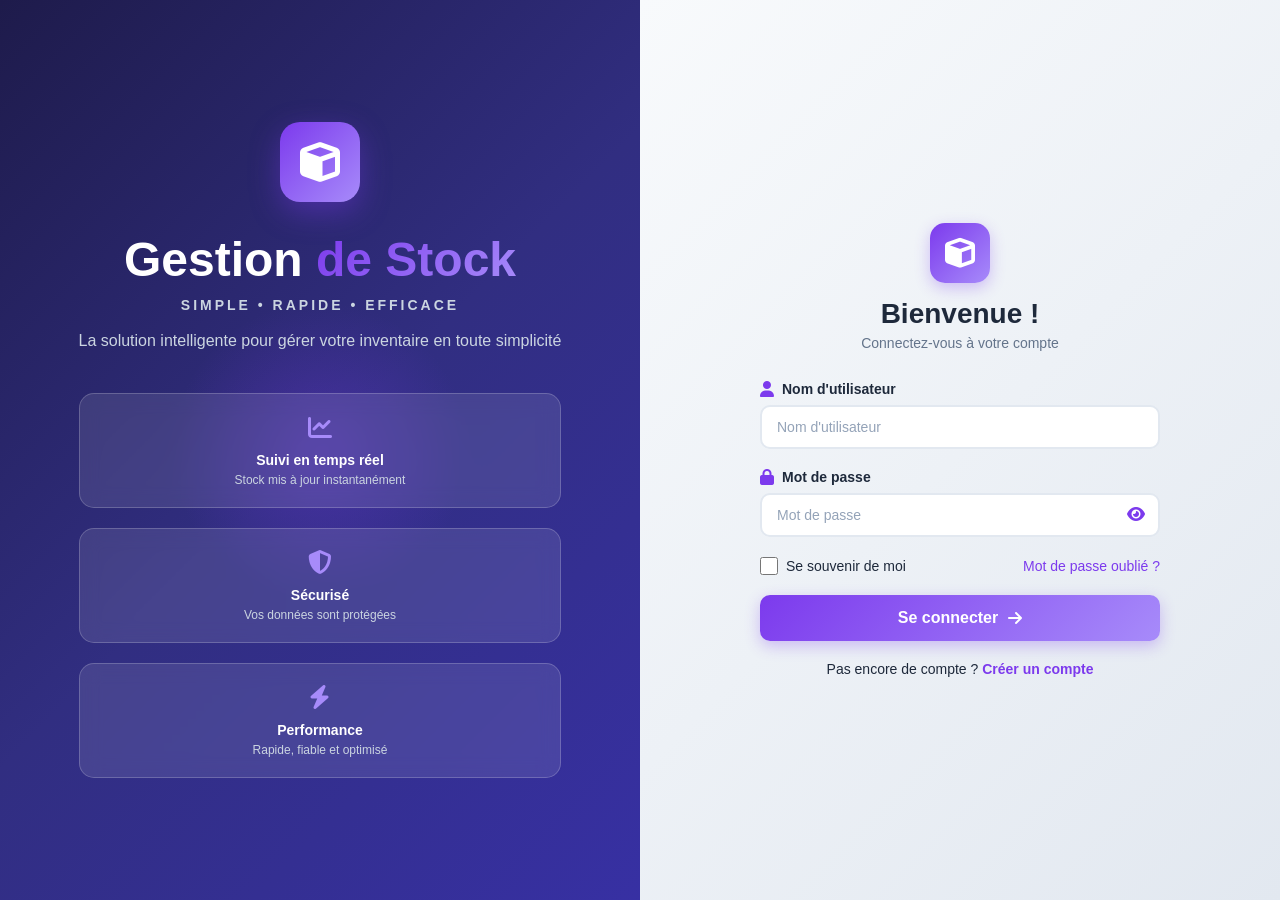
<file: index.html>
<!DOCTYPE html>
<html lang="fr">
<head>
    <meta charset="UTF-8">
    <meta name="viewport" content="width=device-width, initial-scale=1.0">
    <title>Gestion de Stock - Connexion</title>
    <link rel="stylesheet" href="styles.css">
    <link rel="stylesheet" href="https://cdnjs.cloudflare.com/ajax/libs/font-awesome/6.4.0/css/all.min.css">
</head>
<body>
    <div class="login-container">
        <!-- Section gauche - Présentation -->
        <div class="login-left">
            <div class="login-content">
                <div class="logo-section">
                    <div class="logo-icon">
                        <i class="fas fa-cube"></i>
                    </div>
                </div>
                <h1 class="main-title">
                    Gestion <span class="highlight">de Stock</span>
                </h1>
                <p class="tagline">SIMPLE • RAPIDE • EFFICACE</p>
                <p class="description">La solution intelligente pour gérer votre inventaire en toute simplicité</p>
                
                <div class="features-grid">
                    <div class="feature-card">
                        <div class="feature-icon">
                            <i class="fas fa-chart-line"></i>
                        </div>
                        <h3>Suivi en temps réel</h3>
                        <p>Stock mis à jour instantanément</p>
                    </div>
                    <div class="feature-card">
                        <div class="feature-icon">
                            <i class="fas fa-shield-alt"></i>
                        </div>
                        <h3>Sécurisé</h3>
                        <p>Vos données sont protégées</p>
                    </div>
                    <div class="feature-card">
                        <div class="feature-icon">
                            <i class="fas fa-bolt"></i>
                        </div>
                        <h3>Performance</h3>
                        <p>Rapide, fiable et optimisé</p>
                    </div>
                </div>
            </div>
        </div>

        <!-- Section droite - Formulaire -->
        <div class="login-right">
            <div class="login-form-wrapper">
                <div class="form-header">
                    <div class="form-logo">
                        <i class="fas fa-cube"></i>
                    </div>
                    <h2>Bienvenue !</h2>
                    <p>Connectez-vous à votre compte</p>
                </div>

                <form id="loginForm" class="login-form">
                    <div class="form-group">
                        <label for="username">
                            <i class="fas fa-user"></i>  
                            Nom d'utilisateur
                        </label>
                        <input 
                            type="text" 
                            id="username"  
                            name="username" 
                            placeholder="Nom d'utilisateur"
                            required
                        >
                    </div>

                    <div class="form-group">
                        <label for="password">
                            <i class="fas fa-lock"></i>
                            Mot de passe
                        </label>
                        <div class="password-input-wrapper">
                            <input 
                                type="password" 
                                id="password" 
                                name="password" 
                                placeholder="Mot de passe"
                                required
                            >
                            <button type="button" class="toggle-password" id="togglePassword">
                                <i class="fas fa-eye"></i>
                            </button>
                        </div>
                    </div>

                    <div class="form-options">
                        <label class="checkbox-label">
                            <input type="checkbox" name="remember">
                            <span>Se souvenir de moi</span>
                        </label>
                        <a href="#" class="forgot-password">Mot de passe oublié ?</a>
                    </div>

                    <button type="submit" class="btn-login">
                        Se connecter
                        <i class="fas fa-arrow-right"></i>
                    </button>
                </form>

                <div class="signup-link">
                    <p>Pas encore de compte ? <a href="#" id="signupLink">Créer un compte</a></p>
                </div>
            </div>
        </div>
    </div>

    <!-- Modal d'inscription -->
    <div id="signupModal" class="modal">
        <div class="modal-content">
            <button class="modal-close" id="closeModal">&times;</button>
            <div class="form-header">
                <div class="form-logo">
                    <i class="fas fa-cube"></i>
                </div>
                <h2>Créer un compte</h2>
                <p>Rejoignez-nous maintenant</p>
            </div>

            <form id="signupForm" class="login-form">
                <div class="form-group">
                    <label for="signup-name">
                        <i class="fas fa-user"></i>
                        Nom complet
                    </label>
                    <input 
                        type="text" 
                        id="signup-name" 
                        name="name" 
                        placeholder="Votre nom complet"
                        required
                    >
                </div>

                <div class="form-group">
                    <label for="signup-email">
                        <i class="fas fa-envelope"></i>
                        Email
                    </label>
                    <input 
                        type="email" 
                        id="signup-email" 
                        name="email" 
                        placeholder="votre@email.com"
                        required
                    >
                </div>

                <div class="form-group">
                    <label for="signup-username">
                        <i class="fas fa-user"></i>
                        Nom d'utilisateur
                    </label>
                    <input 
                        type="text" 
                        id="signup-username" 
                        name="username" 
                        placeholder="Nom d'utilisateur"
                        required
                    >
                </div>

                <div class="form-group">
                    <label for="signup-password">
                        <i class="fas fa-lock"></i>
                        Mot de passe
                    </label>
                    <input 
                        type="password" 
                        id="signup-password" 
                        name="password" 
                        placeholder="Mot de passe"
                        required
                    >
                </div>

                <button type="submit" class="btn-login">
                    Créer un compte
                    <i class="fas fa-arrow-right"></i>
                </button>
            </form>
        </div>
    </div>

    <script src="script.js"></script>
</body>
</html>
</file>
<file: styles.css>
* {
    margin: 0;
    padding: 0;
    box-sizing: border-box;
}

:root {
    --primary-color: #7c3aed;
    --primary-dark: #6d28d9;
    --primary-light: #a78bfa;
    --secondary-color: #8b5cf6;
    --dark-bg: #0f172a;
    --card-bg: #1e293b;
    --border-color: #334155;
    --text-primary: #f1f5f9;
    --text-secondary: #cbd5e1;
    --success-color: #10b981;
    --danger-color: #ef4444;
    --warning-color: #f59e0b;
    --info-color: #3b82f6;
}

body {
    font-family: 'Segoe UI', Tahoma, Geneva, Verdana, sans-serif;
    background: linear-gradient(135deg, #0f172a 0%, #1e293b 100%);
    color: var(--text-primary);
    min-height: 100vh;
    overflow-x: hidden;
}

/* ==================== LOGIN PAGE ==================== */

.login-container {
    display: flex;
    min-height: 100vh;
    background: var(--dark-bg);
}

/* Section gauche */
.login-left {
    flex: 1;
    background: linear-gradient(135deg, #1e1b4b 0%, #312e81 50%, #3730a3 100%);
    display: flex;
    align-items: center;
    justify-content: center;
    padding: 40px;
    position: relative;
    overflow: hidden;
}

.login-left::before {
    content: '';
    position: absolute;
    width: 300px;
    height: 300px;
    background: radial-gradient(circle, rgba(124, 58, 237, 0.3) 0%, transparent 70%);
    border-radius: 50%;
    top: 50%;
    left: 50%;
    transform: translate(-50%, -50%);
    animation: float 6s ease-in-out infinite;
}

@keyframes float {
    0%, 100% { transform: translate(-50%, -50%); }
    50% { transform: translate(-50%, -60%); }
}

.login-content {
    position: relative;
    z-index: 2;
    text-align: center;
    max-width: 500px;
}

.logo-section {
    margin-bottom: 30px;
}

.logo-icon {
    width: 80px;
    height: 80px;
    background: linear-gradient(135deg, #7c3aed 0%, #a78bfa 100%);
    border-radius: 20px;
    display: flex;
    align-items: center;
    justify-content: center;
    font-size: 40px;
    color: white;
    margin: 0 auto 20px;
    box-shadow: 0 10px 30px rgba(124, 58, 237, 0.4);
}

.main-title {
    font-size: 48px;
    font-weight: 700;
    margin-bottom: 10px;
    color: white;
}

.main-title .highlight {
    background: linear-gradient(135deg, #7c3aed 0%, #a78bfa 100%);
    -webkit-background-clip: text;
    -webkit-text-fill-color: transparent;
    background-clip: text;
}

.tagline {
    font-size: 14px;
    letter-spacing: 3px;
    color: #cbd5e1;
    margin-bottom: 15px;
    font-weight: 600;
}

.description {
    font-size: 16px;
    color: #cbd5e1;
    margin-bottom: 40px;
    line-height: 1.6;
}

.features-grid {
    display: grid;
    grid-template-columns: 1fr;
    gap: 20px;
    margin-top: 40px;
}

.feature-card {
    background: rgba(255, 255, 255, 0.1);
    backdrop-filter: blur(10px);
    border: 1px solid rgba(255, 255, 255, 0.2);
    border-radius: 15px;
    padding: 20px;
    transition: all 0.3s ease;
}

.feature-card:hover {
    background: rgba(255, 255, 255, 0.15);
    transform: translateY(-5px);
}

.feature-icon {
    font-size: 24px;
    color: #a78bfa;
    margin-bottom: 10px;
}

.feature-card h3 {
    font-size: 14px;
    font-weight: 600;
    margin-bottom: 5px;
    color: white;
}

.feature-card p {
    font-size: 12px;
    color: #cbd5e1;
}

/* Section droite */
.login-right {
    flex: 1;
    display: flex;
    align-items: center;
    justify-content: center;
    padding: 40px;
    background: linear-gradient(135deg, #f8fafc 0%, #e2e8f0 100%);
}

.login-form-wrapper {
    width: 100%;
    max-width: 400px;
}

.form-header {
    text-align: center;
    margin-bottom: 30px;
}

.form-logo {
    width: 60px;
    height: 60px;
    background: linear-gradient(135deg, #7c3aed 0%, #a78bfa 100%);
    border-radius: 15px;
    display: flex;
    align-items: center;
    justify-content: center;
    font-size: 30px;
    color: white;
    margin: 0 auto 15px;
    box-shadow: 0 5px 15px rgba(124, 58, 237, 0.3);
}

.form-header h2 {
    font-size: 28px;
    font-weight: 700;
    color: #1e293b;
    margin-bottom: 5px;
}

.form-header p {
    color: #64748b;
    font-size: 14px;
}

.login-form {
    display: flex;
    flex-direction: column;
    gap: 20px;
}

.form-group {
    display: flex;
    flex-direction: column;
}

.form-group label {
    font-size: 14px;
    font-weight: 600;
    color: #1e293b;
    margin-bottom: 8px;
    display: flex;
    align-items: center;
    gap: 8px;
}

.form-group label i {
    color: #7c3aed;
    font-size: 16px;
}

.form-group input {
    padding: 12px 15px;
    border: 2px solid #e2e8f0;
    border-radius: 10px;
    font-size: 14px;
    transition: all 0.3s ease;
    background: white;
    color: #1e293b;
}

.form-group input:focus {
    outline: none;
    border-color: #7c3aed;
    box-shadow: 0 0 0 3px rgba(124, 58, 237, 0.1);
}

.form-group input::placeholder {
    color: #94a3b8;
}

.password-input-wrapper {
    position: relative;
    display: flex;
    align-items: center;
}

.password-input-wrapper input {
    width: 100%;
}

.toggle-password {
    position: absolute;
    right: 15px;
    background: none;
    border: none;
    color: #7c3aed;
    cursor: pointer;
    font-size: 16px;
    transition: all 0.3s ease;
}

.toggle-password:hover {
    color: #6d28d9;
}

.form-options {
    display: flex;
    justify-content: space-between;
    align-items: center;
    font-size: 14px;
}

.checkbox-label {
    display: flex;
    align-items: center;
    gap: 8px;
    cursor: pointer;
    color: #1e293b;
}

.checkbox-label input {
    width: 18px;
    height: 18px;
    cursor: pointer;
    accent-color: #7c3aed;
}

.forgot-password {
    color: #7c3aed;
    text-decoration: none;
    transition: all 0.3s ease;
}

.forgot-password:hover {
    color: #6d28d9;
    text-decoration: underline;
}

.btn-login {
    padding: 14px 20px;
    background: linear-gradient(135deg, #7c3aed 0%, #a78bfa 100%);
    color: white;
    border: none;
    border-radius: 10px;
    font-size: 16px;
    font-weight: 600;
    cursor: pointer;
    transition: all 0.3s ease;
    display: flex;
    align-items: center;
    justify-content: center;
    gap: 10px;
    box-shadow: 0 5px 15px rgba(124, 58, 237, 0.3);
}

.btn-login:hover {
    background: linear-gradient(135deg, #6d28d9 0%, #7c3aed 100%);
    transform: translateY(-2px);
    box-shadow: 0 8px 20px rgba(124, 58, 237, 0.4);
}

.btn-login:active {
    transform: translateY(0);
}

.signup-link {
    text-align: center;
    margin-top: 20px;
    color: #1e293b;
    font-size: 14px;
}

.signup-link a {
    color: #7c3aed;
    text-decoration: none;
    font-weight: 600;
    transition: all 0.3s ease;
}

.signup-link a:hover {
    color: #6d28d9;
    text-decoration: underline;
}

/* ==================== MODAL ==================== */

.modal {
    display: none;
    position: fixed;
    z-index: 1000;
    left: 0;
    top: 0;
    width: 100%;
    height: 100%;
    background-color: rgba(0, 0, 0, 0.5);
    backdrop-filter: blur(5px);
    align-items: center;
    justify-content: center;
}

.modal.active {
    display: flex;
}

.modal-content {
    background: white;
    padding: 40px;
    border-radius: 20px;
    width: 90%;
    max-width: 450px;
    box-shadow: 0 20px 60px rgba(0, 0, 0, 0.3);
    position: relative;
    animation: slideIn 0.3s ease;
}

@keyframes slideIn {
    from {
        opacity: 0;
        transform: translateY(-50px);
    }
    to {
        opacity: 1;
        transform: translateY(0);
    }
}

.modal-close {
    position: absolute;
    top: 20px;
    right: 20px;
    background: none;
    border: none;
    font-size: 28px;
    color: #64748b;
    cursor: pointer;
    transition: all 0.3s ease;
}

.modal-close:hover {
    color: #7c3aed;
    transform: rotate(90deg);
}

/* ==================== DASHBOARD PAGE ==================== */

.dashboard-container {
    display: flex;
    min-height: 100vh;
    background: var(--dark-bg);
}

/* Sidebar */
.sidebar {
    width: 280px;
    background: linear-gradient(180deg, #1e293b 0%, #0f172a 100%);
    border-right: 1px solid var(--border-color);
    padding: 20px;
    overflow-y: auto;
    position: fixed;
    height: 100vh;
    left: 0;
    top: 0;
}

.sidebar-header {
    display: flex;
    align-items: center;
    gap: 12px;
    margin-bottom: 30px;
    padding-bottom: 20px;
    border-bottom: 1px solid var(--border-color);
}

.sidebar-logo {
    width: 45px;
    height: 45px;
    background: linear-gradient(135deg, #7c3aed 0%, #a78bfa 100%);
    border-radius: 12px;
    display: flex;
    align-items: center;
    justify-content: center;
    font-size: 24px;
    color: white;
}

.sidebar-title h2 {
    font-size: 18px;
    font-weight: 700;
    color: var(--text-primary);
}

.sidebar-title p {
    font-size: 12px;
    color: var(--text-secondary);
}

.sidebar-menu {
    list-style: none;
}

.sidebar-menu li {
    margin-bottom: 10px;
}

.sidebar-menu a {
    display: flex;
    align-items: center;
    gap: 12px;
    padding: 12px 15px;
    color: var(--text-secondary);
    text-decoration: none;
    border-radius: 10px;
    transition: all 0.3s ease;
    font-size: 14px;
    font-weight: 500;
}

.sidebar-menu a:hover {
    background: rgba(124, 58, 237, 0.1);
    color: var(--text-primary);
}

.sidebar-menu a.active {
    background: linear-gradient(135deg, #7c3aed 0%, #6d28d9 100%);
    color: white;
}

.sidebar-menu i {
    width: 20px;
    text-align: center;
}

.sidebar-logout {
    position: absolute;
    bottom: 20px;
    left: 20px;
    right: 20px;
}

.btn-logout {
    width: 100%;
    padding: 12px;
    background: rgba(239, 68, 68, 0.1);
    color: #ef4444;
    border: 1px solid #ef4444;
    border-radius: 10px;
    cursor: pointer;
    font-size: 14px;
    font-weight: 600;
    transition: all 0.3s ease;
    display: flex;
    align-items: center;
    justify-content: center;
    gap: 8px;
}

.btn-logout:hover {
    background: #ef4444;
    color: white;
}

/* Main Content */
.main-content {
    flex: 1;
    margin-left: 280px;
    padding: 30px;
    overflow-y: auto;
}

.header {
    display: flex;
    justify-content: space-between;
    align-items: center;
    margin-bottom: 30px;
    flex-wrap: wrap;
    gap: 20px;
}

.header-title h1 {
    font-size: 32px;
    font-weight: 700;
    color: var(--text-primary);
}

.header-title p {
    color: var(--text-secondary);
    font-size: 14px;
    margin-top: 5px;
}

.header-actions {
    display: flex;
    gap: 15px;
    align-items: center;
}

.btn-primary {
    padding: 12px 20px;
    background: linear-gradient(135deg, #7c3aed 0%, #a78bfa 100%);
    color: white;
    border: none;
    border-radius: 10px;
    cursor: pointer;
    font-size: 14px;
    font-weight: 600;
    transition: all 0.3s ease;
    display: flex;
    align-items: center;
    gap: 8px;
}

.btn-primary:hover {
    transform: translateY(-2px);
    box-shadow: 0 5px 15px rgba(124, 58, 237, 0.3);
}

.search-box {
    display: flex;
    align-items: center;
    background: var(--card-bg);
    border: 1px solid var(--border-color);
    border-radius: 10px;
    padding: 10px 15px;
    gap: 10px;
}

.search-box input {
    background: none;
    border: none;
    color: var(--text-primary);
    font-size: 14px;
    width: 200px;
}

.search-box input::placeholder {
    color: var(--text-secondary);
}

.search-box input:focus {
    outline: none;
}

.search-box i {
    color: var(--text-secondary);
}

/* Stats Cards */
.stats-grid {
    display: grid;
    grid-template-columns: repeat(auto-fit, minmax(200px, 1fr));
    gap: 20px;
    margin-bottom: 30px;
}

.stat-card {
    background: var(--card-bg);
    border: 1px solid var(--border-color);
    border-radius: 15px;
    padding: 20px;
    transition: all 0.3s ease;
}

.stat-card:hover {
    border-color: var(--primary-color);
    box-shadow: 0 5px 20px rgba(124, 58, 237, 0.2);
}

.stat-card-header {
    display: flex;
    justify-content: space-between;
    align-items: flex-start;
    margin-bottom: 15px;
}

.stat-card-title {
    font-size: 14px;
    color: var(--text-secondary);
    font-weight: 600;
}

.stat-card-icon {
    width: 40px;
    height: 40px;
    background: rgba(124, 58, 237, 0.1);
    border-radius: 10px;
    display: flex;
    align-items: center;
    justify-content: center;
    font-size: 20px;
    color: var(--primary-color);
}

.stat-card-value {
    font-size: 28px;
    font-weight: 700;
    color: var(--text-primary);
    margin-bottom: 10px;
}

.stat-card-change {
    font-size: 12px;
    color: var(--success-color);
}

/* Products Table */
.products-section {
    background: var(--card-bg);
    border: 1px solid var(--border-color);
    border-radius: 15px;
    padding: 25px;
}

.section-header {
    display: flex;
    justify-content: space-between;
    align-items: center;
    margin-bottom: 20px;
}

.section-header h2 {
    font-size: 20px;
    font-weight: 700;
    color: var(--text-primary);
}

.table-wrapper {
    overflow-x: auto;
}

table {
    width: 100%;
    border-collapse: collapse;
}

thead {
    background: rgba(124, 58, 237, 0.1);
}

th {
    padding: 15px;
    text-align: left;
    font-size: 13px;
    font-weight: 600;
    color: var(--text-secondary);
    border-bottom: 1px solid var(--border-color);
}

td {
    padding: 15px;
    border-bottom: 1px solid var(--border-color);
    font-size: 14px;
    color: var(--text-primary);
}

tbody tr:hover {
    background: rgba(124, 58, 237, 0.05);
}

.product-name {
    display: flex;
    align-items: center;
    gap: 10px;
    font-weight: 600;
}

.product-badge {
    width: 30px;
    height: 30px;
    background: linear-gradient(135deg, #7c3aed 0%, #a78bfa 100%);
    border-radius: 8px;
    display: flex;
    align-items: center;
    justify-content: center;
    font-size: 14px;
    color: white;
}

.badge {
    display: inline-block;
    padding: 4px 10px;
    border-radius: 20px;
    font-size: 12px;
    font-weight: 600;
}

.badge-success {
    background: rgba(16, 185, 129, 0.2);
    color: var(--success-color);
}

.badge-warning {
    background: rgba(245, 158, 11, 0.2);
    color: var(--warning-color);
}

.badge-danger {
    background: rgba(239, 68, 68, 0.2);
    color: var(--danger-color);
}

.action-buttons {
    display: flex;
    gap: 8px;
}

.btn-icon {
    width: 35px;
    height: 35px;
    border: none;
    border-radius: 8px;
    cursor: pointer;
    display: flex;
    align-items: center;
    justify-content: center;
    transition: all 0.3s ease;
    font-size: 14px;
}

.btn-edit {
    background: rgba(59, 130, 246, 0.1);
    color: var(--info-color);
}

.btn-edit:hover {
    background: var(--info-color);
    color: white;
}

.btn-delete {
    background: rgba(239, 68, 68, 0.1);
    color: var(--danger-color);
}

.btn-delete:hover {
    background: var(--danger-color);
    color: white;
}

/* Modal Form */
.modal-form {
    display: none;
    position: fixed;
    z-index: 1000;
    left: 0;
    top: 0;
    width: 100%;
    height: 100%;
    background-color: rgba(0, 0, 0, 0.7);
    backdrop-filter: blur(5px);
    align-items: center;
    justify-content: center;
}

.modal-form.active {
    display: flex;
}

.modal-form-content {
    background: var(--card-bg);
    padding: 30px;
    border-radius: 15px;
    width: 90%;
    max-width: 500px;
    border: 1px solid var(--border-color);
    animation: slideIn 0.3s ease;
}

.modal-form-header {
    font-size: 20px;
    font-weight: 700;
    color: var(--text-primary);
    margin-bottom: 20px;
    display: flex;
    justify-content: space-between;
    align-items: center;
}

.modal-form-close {
    background: none;
    border: none;
    font-size: 24px;
    color: var(--text-secondary);
    cursor: pointer;
    transition: all 0.3s ease;
}

.modal-form-close:hover {
    color: var(--primary-color);
}

.form-group-modal {
    margin-bottom: 20px;
}

.form-group-modal label {
    display: block;
    font-size: 14px;
    font-weight: 600;
    color: var(--text-primary);
    margin-bottom: 8px;
}

.form-group-modal input,
.form-group-modal textarea,
.form-group-modal select {
    width: 100%;
    padding: 12px;
    background: rgba(255, 255, 255, 0.05);
    border: 1px solid var(--border-color);
    border-radius: 8px;
    color: var(--text-primary);
    font-size: 14px;
    transition: all 0.3s ease;
}

.form-group-modal input:focus,
.form-group-modal textarea:focus,
.form-group-modal select:focus {
    outline: none;
    border-color: var(--primary-color);
    background: rgba(124, 58, 237, 0.1);
}

.form-group-modal textarea {
    resize: vertical;
    min-height: 100px;
}

.modal-form-buttons {
    display: flex;
    gap: 10px;
    margin-top: 25px;
}

.btn-submit {
    flex: 1;
    padding: 12px;
    background: linear-gradient(135deg, #7c3aed 0%, #a78bfa 100%);
    color: white;
    border: none;
    border-radius: 8px;
    cursor: pointer;
    font-size: 14px;
    font-weight: 600;
    transition: all 0.3s ease;
}

.btn-submit:hover {
    transform: translateY(-2px);
    box-shadow: 0 5px 15px rgba(124, 58, 237, 0.3);
}

.btn-cancel {
    flex: 1;
    padding: 12px;
    background: rgba(255, 255, 255, 0.1);
    color: var(--text-primary);
    border: 1px solid var(--border-color);
    border-radius: 8px;
    cursor: pointer;
    font-size: 14px;
    font-weight: 600;
    transition: all 0.3s ease;
}

.btn-cancel:hover {
    background: rgba(255, 255, 255, 0.15);
}

/* Responsive */
@media (max-width: 1024px) {
    .sidebar {
        width: 250px;
    }

    .main-content {
        margin-left: 250px;
    }

    .stats-grid {
        grid-template-columns: repeat(2, 1fr);
    }
}

@media (max-width: 768px) {
    .login-container {
        flex-direction: column;
    }

    .login-left {
        min-height: 200px;
        padding: 30px 20px;
    }

    .login-right {
        padding: 30px 20px;
    }

    .main-title {
        font-size: 32px;
    }

    .features-grid {
        grid-template-columns: 1fr;
    }

    .sidebar {
        width: 100%;
        height: auto;
        position: relative;
        border-right: none;
        border-bottom: 1px solid var(--border-color);
        max-height: 200px;
        overflow-x: auto;
    }

    .main-content {
        margin-left: 0;
        padding: 20px;
    }

    .sidebar-menu {
        display: flex;
        gap: 10px;
        overflow-x: auto;
    }

    .sidebar-logout {
        position: static;
        margin-top: 20px;
    }

    .stats-grid {
        grid-template-columns: 1fr;
    }

    .header {
        flex-direction: column;
        align-items: flex-start;
    }

    .header-actions {
        width: 100%;
        flex-wrap: wrap;
    }

    .search-box input {
        width: 150px;
    }

    table {
        font-size: 12px;
    }

    th, td {
        padding: 10px;
    }
}

@media (max-width: 480px) {
    .login-form-wrapper {
        max-width: 100%;
    }

    .main-title {
        font-size: 24px;
    }

    .form-header h2 {
        font-size: 22px;
    }

    .header-title h1 {
        font-size: 24px;
    }

    .btn-primary {
        width: 100%;
        justify-content: center;
    }

    .search-box {
        width: 100%;
    }

    .search-box input {
        width: 100%;
    }

    .action-buttons {
        flex-direction: column;
    }

    .btn-icon {
        width: 100%;
    }
}
</file>
